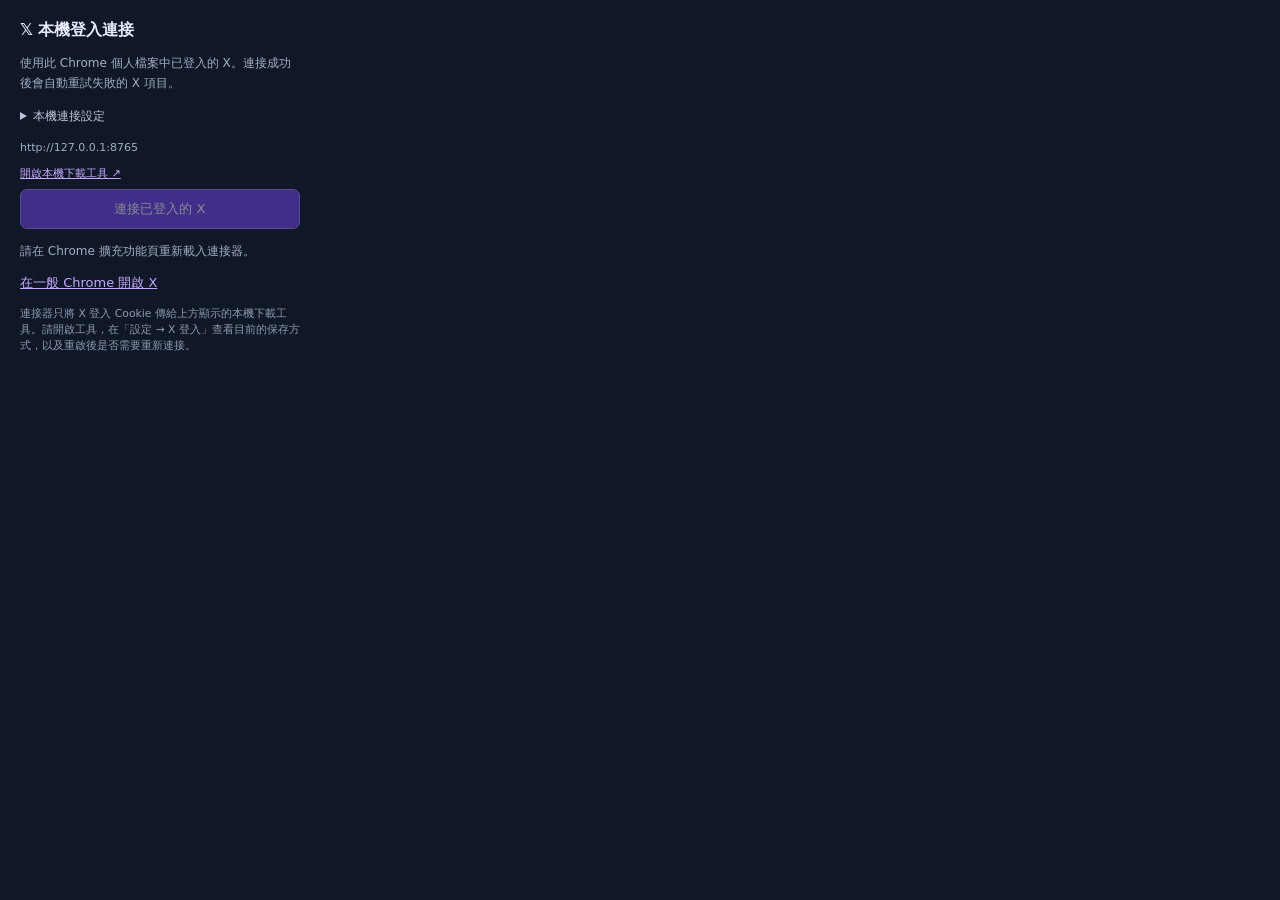
<file: chrome-extension/popup.html>
<!doctype html>
<html lang="zh-Hant"><head><meta charset="utf-8"><style>
body{width:280px;margin:0;padding:20px;font:13px system-ui;background:#101727;color:#e7eafa}h1{font-size:16px;margin:0 0 12px}p{font-size:12px;line-height:1.7;color:#a2aec4}button{border:1px solid #a57bfd;border-radius:7px;padding:10px 15px;background:#7045e8;color:white;font:inherit;cursor:pointer;width:100%}button:disabled{opacity:.5}#message{white-space:pre-wrap;overflow-wrap:anywhere}a{color:#c2a8ff}small{color:#8c9ab0;line-height:1.5;display:block;margin-top:14px}
details{margin:14px 0;font-size:12px;color:#bdc6da}summary{cursor:pointer}label{display:block;margin:12px 0 6px}input{box-sizing:border-box;width:100%;padding:8px;border:1px solid #465372;border-radius:6px;background:#0b1120;color:#eef0ff;font:inherit}#target-origin{font-size:11px;overflow-wrap:anywhere;margin:8px 0}#open-tool{display:inline-block;font-size:11px;margin-bottom:8px}
</style></head><body><h1>𝕏 本機登入連接</h1><p>使用此 Chrome 個人檔案中已登入的 X。連接成功後會自動重試失敗的 X 項目。</p><details><summary>本機連接設定</summary><label for="tool-port">下載工具連接埠</label><input id="tool-port" type="number" min="1" max="65535" step="1" value="8765" required inputmode="numeric"><p>須與下載工具相同，預設為 8765。僅支援這台電腦的 127.0.0.1。</p></details><p id="target-origin"></p><a id="open-tool" href="http://127.0.0.1:8765/" target="_blank" rel="noopener">開啟本機下載工具 ↗</a><button id="connect">連接已登入的 X</button><p id="message" role="status"></p><a href="https://x.com/home" target="_blank" rel="noopener">在一般 Chrome 開啟 X</a><small>連接器只將 X 登入 Cookie 傳給上方顯示的本機下載工具。請開啟工具，在「設定 → X 登入」查看目前的保存方式，以及重啟後是否需要重新連接。</small><script src="popup.js"></script></body></html>
</file>
